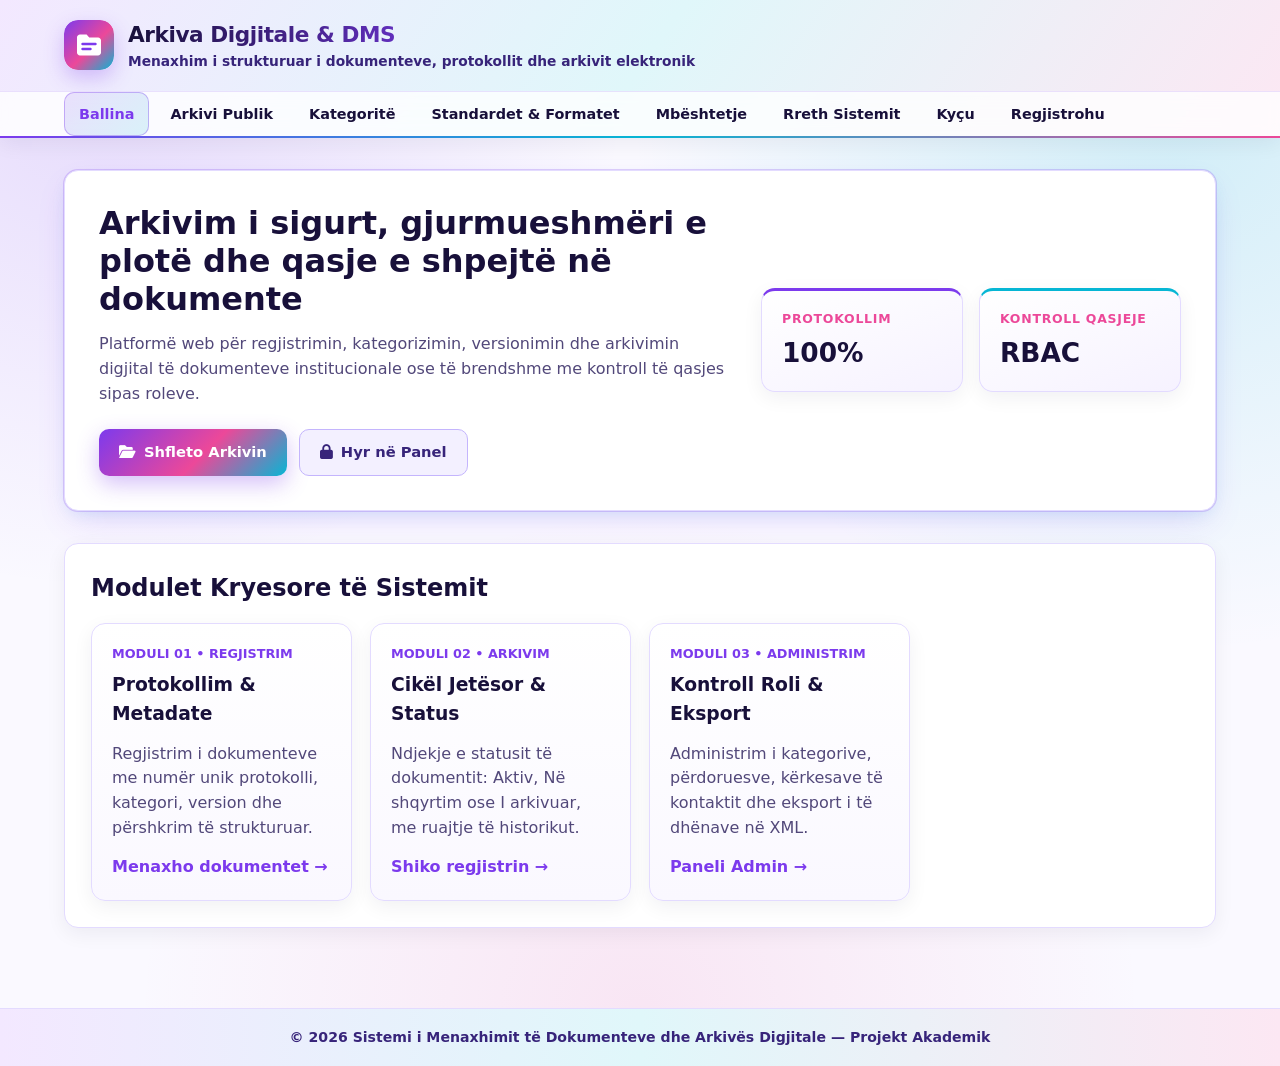
<file: index.html>
<!-- index.html -->
<!DOCTYPE html>
<html lang="sq">
<head>
    <meta charset="UTF-8">
    <meta name="viewport" content="width=device-width, initial-scale=1.0">
    <title>Sistemi i Menaxhimit të Dokumenteve &amp; Arkivës Digjitale</title>
    <link rel="shortcut icon" href="logo min.jpg" type="image/png">
    <link rel="stylesheet" href="style.css">
    <link rel="stylesheet" href="https://cdnjs.cloudflare.com/ajax/libs/font-awesome/6.0.0-beta3/css/all.min.css">
</head>
<body>
    <header class="site-header">
        <div class="header-top">
            <div class="brand-box">
                <svg class="brand-logo-svg" viewBox="0 0 50 50" fill="none" xmlns="http://www.w3.org/2000/svg" aria-hidden="true">
                    <defs>
                        <linearGradient id="dmsPrismGrad" x1="0" y1="0" x2="50" y2="50" gradientUnits="userSpaceOnUse">
                            <stop offset="0%" stop-color="#7c3aed"/>
                            <stop offset="55%" stop-color="#ec4899"/>
                            <stop offset="100%" stop-color="#06b6d4"/>
                        </linearGradient>
                    </defs>
                    <rect width="50" height="50" rx="14" fill="url(#dmsPrismGrad)"/>
                    <path d="M13 17.5C13 15.8431 14.3431 14.5 16 14.5H22.6L25.2 17.5H34C35.6569 17.5 37 18.8431 37 20.5V32.5C37 34.1569 35.6569 35.5 34 35.5H16C14.3431 35.5 13 34.1569 13 32.5V17.5Z" fill="#ffffff"/>
                    <path d="M18.5 24H31.5M18.5 29H26.5" stroke="#7c3aed" stroke-width="2.4" stroke-linecap="round"/>
                </svg>
                <div>
                    <div class="brand-title">Arkiva Digjitale &amp; DMS</div>
                    <div class="brand-subtitle">Menaxhim i strukturuar i dokumenteve, protokollit dhe arkivit elektronik</div>
                </div>
            </div>
        </div>
        <nav class="nav-bar">
            <ul>
                <li><a href="index.html" class="active">Ballina</a></li>
                <li><a href="katalogu.php">Arkivi Publik</a></li>
                <li><a href="menu.html">Kategoritë</a></li>
                <li><a href="galery.html">Standardet &amp; Formatet</a></li>
                <li><a href="Contact.html">Mbështetje</a></li>
                <li><a href="aboutUs.html">Rreth Sistemit</a></li>
                <li><a href="login.php">Kyçu</a></li>
                <li><a href="register.php">Regjistrohu</a></li>
            </ul>
        </nav>
    </header>

    <main>
        <section class="hero-card">
            <div>
                <h2>Arkivim i sigurt, gjurmueshmëri e plotë dhe qasje e shpejtë në dokumente</h2>
                <p>Platformë web për regjistrimin, kategorizimin, versionimin dhe arkivimin digjital të dokumenteve institucionale ose të brendshme me kontroll të qasjes sipas roleve.</p>
                <div class="hero-actions">
                    <a href="katalogu.php" class="btn-primary"><i class="fas fa-folder-open"></i> Shfleto Arkivin</a>
                    <a href="login.php" class="btn-secondary"><i class="fas fa-lock"></i> Hyr në Panel</a>
                </div>
            </div>
            <div class="stats-grid" style="margin-bottom: 0;">
                <div class="stat-tile">
                    <div class="stat-label">Protokollim</div>
                    <div class="stat-value">100%</div>
                </div>
                <div class="stat-tile">
                    <div class="stat-label">Kontroll Qasjeje</div>
                    <div class="stat-value">RBAC</div>
                </div>
            </div>
        </section>

        <section class="panel-card">
            <h2>Modulet Kryesore të Sistemit</h2>
            <div class="doc-grid">
                <div class="doc-card">
                    <div>
                        <div class="doc-meta">MODULI 01 • REGJISTRIM</div>
                        <h3>Protokollim &amp; Metadate</h3>
                        <p>Regjistrim i dokumenteve me numër unik protokolli, kategori, version dhe përshkrim të strukturuar.</p>
                    </div>
                    <a href="user_dashboard.php">Menaxho dokumentet →</a>
                </div>
                <div class="doc-card">
                    <div>
                        <div class="doc-meta">MODULI 02 • ARKIVIM</div>
                        <h3>Cikël Jetësor &amp; Status</h3>
                        <p>Ndjekje e statusit të dokumentit: Aktiv, Në shqyrtim ose I arkivuar, me ruajtje të historikut.</p>
                    </div>
                    <a href="katalogu.php">Shiko regjistrin →</a>
                </div>
                <div class="doc-card">
                    <div>
                        <div class="doc-meta">MODULI 03 • ADMINISTRIM</div>
                        <h3>Kontroll Roli &amp; Eksport</h3>
                        <p>Administrim i kategorive, përdoruesve, kërkesave të kontaktit dhe eksport i të dhënave në XML.</p>
                    </div>
                    <a href="admin_dashboard.php">Paneli Admin →</a>
                </div>
            </div>
        </section>
    </main>

    <footer class="site-footer">
        <p>&copy; 2026 Sistemi i Menaxhimit të Dokumenteve dhe Arkivës Digjitale — Projekt Akademik</p>
    </footer>
</body>
</html>
</file>
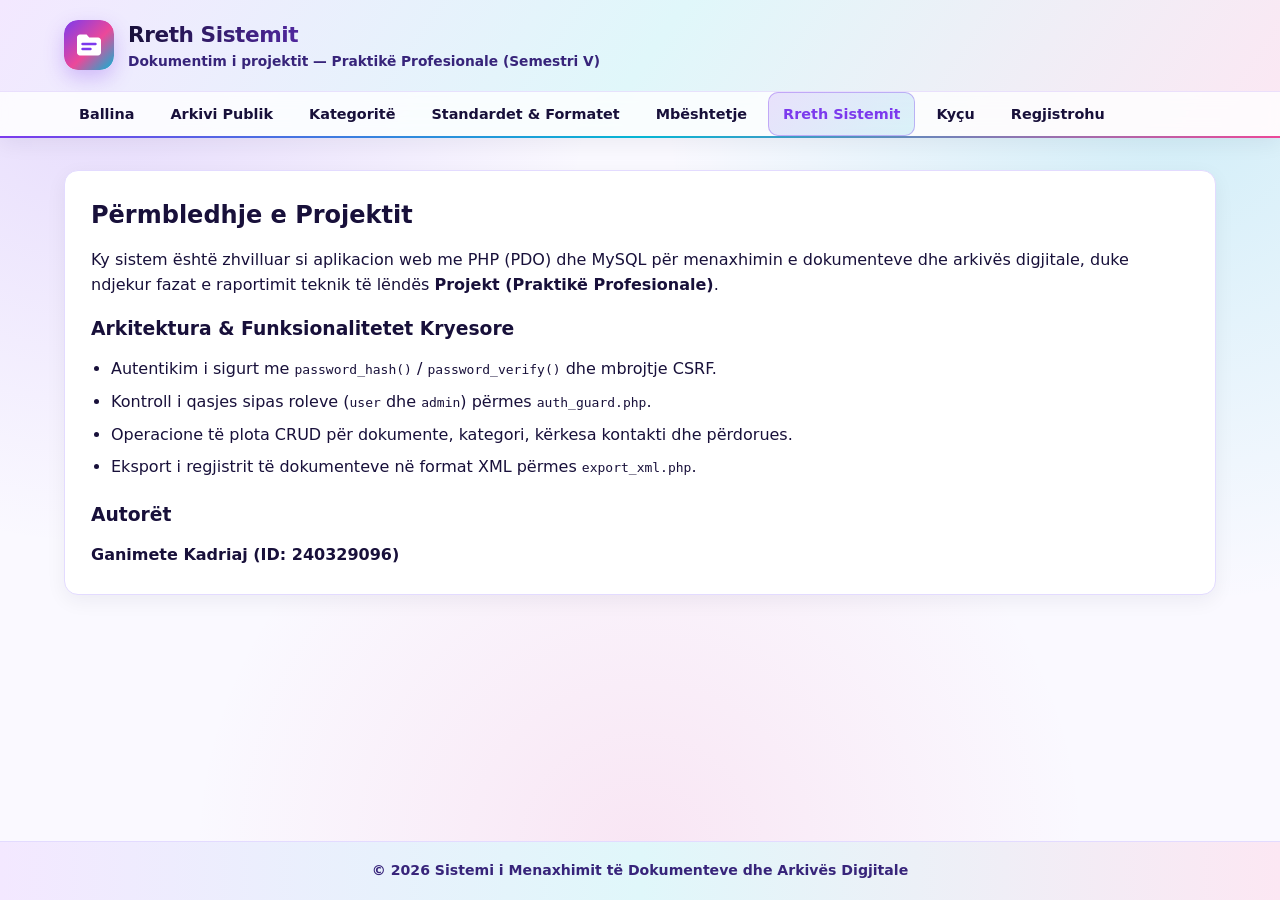
<file: aboutUs.html>
<!-- aboutUs.html -->
<!DOCTYPE html>
<html lang="sq">
<head>
    <meta charset="UTF-8">
    <meta name="viewport" content="width=device-width, initial-scale=1.0">
    <title>Rreth Sistemit - Arkiva Digjitale</title>
    <link rel="shortcut icon" href="logo min.jpg" type="image/png">
    <link rel="stylesheet" href="style.css">
</head>
<body>
    <header class="site-header">
        <div class="header-top">
            <div class="brand-box">
                <svg class="brand-logo-svg" viewBox="0 0 50 50" fill="none" xmlns="http://www.w3.org/2000/svg" aria-hidden="true">
                    <defs>
                        <linearGradient id="dmsPrismGrad" x1="0" y1="0" x2="50" y2="50" gradientUnits="userSpaceOnUse">
                            <stop offset="0%" stop-color="#7c3aed"/>
                            <stop offset="55%" stop-color="#ec4899"/>
                            <stop offset="100%" stop-color="#06b6d4"/>
                        </linearGradient>
                    </defs>
                    <rect width="50" height="50" rx="14" fill="url(#dmsPrismGrad)"/>
                    <path d="M13 17.5C13 15.8431 14.3431 14.5 16 14.5H22.6L25.2 17.5H34C35.6569 17.5 37 18.8431 37 20.5V32.5C37 34.1569 35.6569 35.5 34 35.5H16C14.3431 35.5 13 34.1569 13 32.5V17.5Z" fill="#ffffff"/>
                    <path d="M18.5 24H31.5M18.5 29H26.5" stroke="#7c3aed" stroke-width="2.4" stroke-linecap="round"/>
                </svg>
                <div>
                    <div class="brand-title">Rreth Sistemit</div>
                    <div class="brand-subtitle">Dokumentim i projektit — Praktikë Profesionale (Semestri V)</div>
                </div>
            </div>
        </div>
        <nav class="nav-bar">
            <ul>
                <li><a href="index.html">Ballina</a></li>
                <li><a href="katalogu.php">Arkivi Publik</a></li>
                <li><a href="menu.html">Kategoritë</a></li>
                <li><a href="galery.html">Standardet &amp; Formatet</a></li>
                <li><a href="Contact.html">Mbështetje</a></li>
                <li><a href="aboutUs.html" class="active">Rreth Sistemit</a></li>
                <li><a href="login.php">Kyçu</a></li>
                <li><a href="register.php">Regjistrohu</a></li>
            </ul>
        </nav>
    </header>

    <main>
        <section class="panel-card">
            <h2>Përmbledhje e Projektit</h2>
            <p style="margin-bottom: 16px;">Ky sistem është zhvilluar si aplikacion web me PHP (PDO) dhe MySQL për menaxhimin e dokumenteve dhe arkivës digjitale, duke ndjekur fazat e raportimit teknik të lëndës <strong>Projekt (Praktikë Profesionale)</strong>.</p>

            <h3>Arkitektura &amp; Funksionalitetet Kryesore</h3>
            <ul style="margin-left: 20px; display: grid; gap: 8px; margin-bottom: 20px;">
                <li>Autentikim i sigurt me <code>password_hash()</code> / <code>password_verify()</code> dhe mbrojtje CSRF.</li>
                <li>Kontroll i qasjes sipas roleve (<code>user</code> dhe <code>admin</code>) përmes <code>auth_guard.php</code>.</li>
                <li>Operacione të plota CRUD për dokumente, kategori, kërkesa kontakti dhe përdorues.</li>
                <li>Eksport i regjistrit të dokumenteve në format XML përmes <code>export_xml.php</code>.</li>
            </ul>

            <h3>Autorët</h3>
            <p><strong>Ganimete Kadriaj (ID: 240329096)</strong></p>
        </section>
    </main>

    <footer class="site-footer">
        <p>&copy; 2026 Sistemi i Menaxhimit të Dokumenteve dhe Arkivës Digjitale</p>
    </footer>
</body>
</html>
</file>
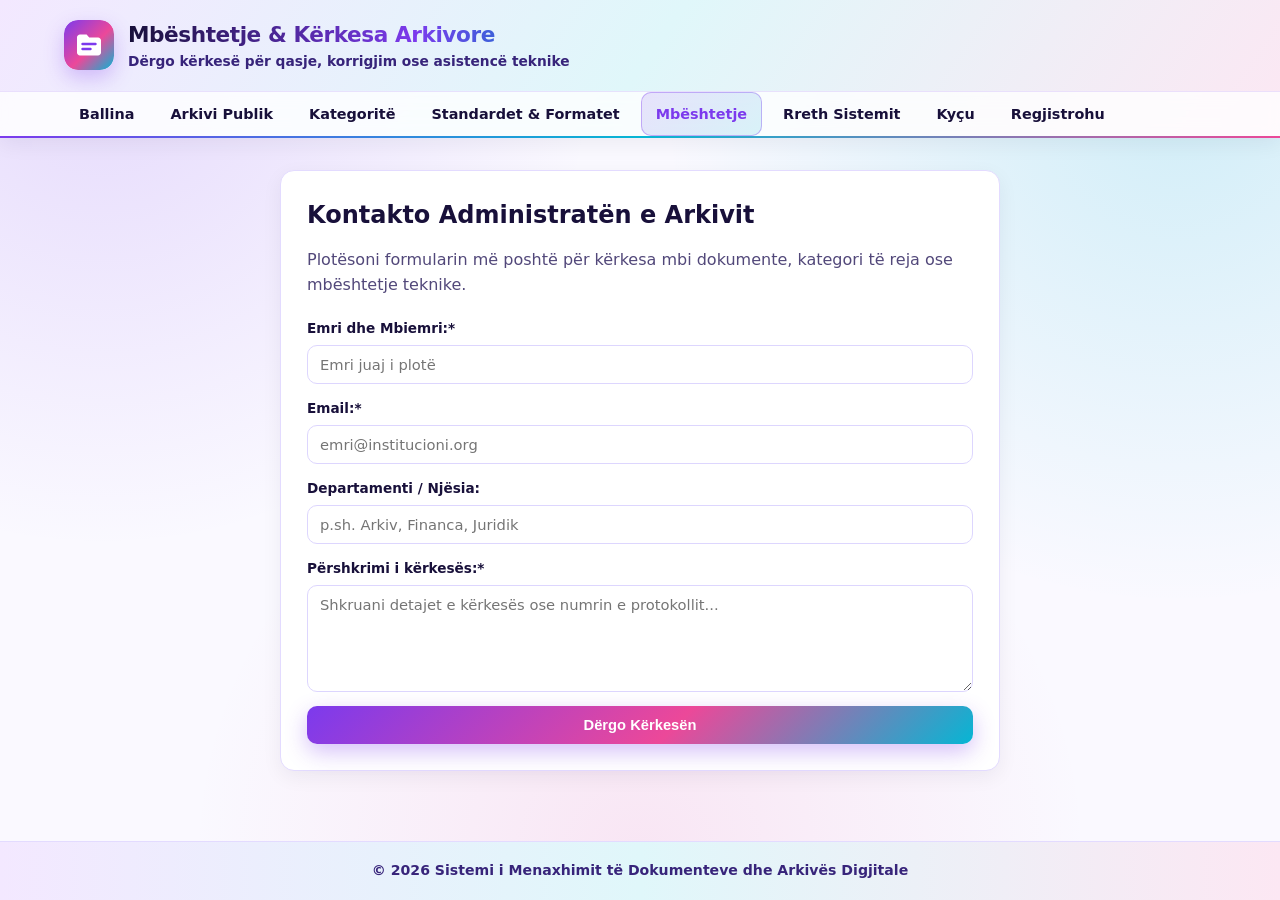
<file: contact.html>
<!-- Contact.html -->
<!DOCTYPE html>
<html lang="sq">
<head>
    <meta charset="UTF-8">
    <meta name="viewport" content="width=device-width, initial-scale=1.0">
    <title>Mbështetje &amp; Kontakt - Arkiva Digjitale</title>
    <link rel="shortcut icon" href="logo min.jpg" type="image/png">
    <link rel="stylesheet" href="style.css">
</head>
<body>
    <header class="site-header">
        <div class="header-top">
            <div class="brand-box">
                <svg class="brand-logo-svg" viewBox="0 0 50 50" fill="none" xmlns="http://www.w3.org/2000/svg" aria-hidden="true">
                    <defs>
                        <linearGradient id="dmsPrismGrad" x1="0" y1="0" x2="50" y2="50" gradientUnits="userSpaceOnUse">
                            <stop offset="0%" stop-color="#7c3aed"/>
                            <stop offset="55%" stop-color="#ec4899"/>
                            <stop offset="100%" stop-color="#06b6d4"/>
                        </linearGradient>
                    </defs>
                    <rect width="50" height="50" rx="14" fill="url(#dmsPrismGrad)"/>
                    <path d="M13 17.5C13 15.8431 14.3431 14.5 16 14.5H22.6L25.2 17.5H34C35.6569 17.5 37 18.8431 37 20.5V32.5C37 34.1569 35.6569 35.5 34 35.5H16C14.3431 35.5 13 34.1569 13 32.5V17.5Z" fill="#ffffff"/>
                    <path d="M18.5 24H31.5M18.5 29H26.5" stroke="#7c3aed" stroke-width="2.4" stroke-linecap="round"/>
                </svg>
                <div>
                    <div class="brand-title">Mbështetje &amp; Kërkesa Arkivore</div>
                    <div class="brand-subtitle">Dërgo kërkesë për qasje, korrigjim ose asistencë teknike</div>
                </div>
            </div>
        </div>
        <nav class="nav-bar">
            <ul>
                <li><a href="index.html">Ballina</a></li>
                <li><a href="katalogu.php">Arkivi Publik</a></li>
                <li><a href="menu.html">Kategoritë</a></li>
                <li><a href="galery.html">Standardet &amp; Formatet</a></li>
                <li><a href="Contact.html" class="active">Mbështetje</a></li>
                <li><a href="aboutUs.html">Rreth Sistemit</a></li>
                <li><a href="login.php">Kyçu</a></li>
                <li><a href="register.php">Regjistrohu</a></li>
            </ul>
        </nav>
    </header>

    <main>
        <section class="panel-card" style="max-width: 720px; margin: 0 auto;">
            <h2>Kontakto Administratën e Arkivit</h2>
            <p style="color: var(--text-muted); margin-bottom: 20px;">Plotësoni formularin më poshtë për kërkesa mbi dokumente, kategori të reja ose mbështetje teknike.</p>

            <form action="contact.php" method="post" class="form-grid" style="grid-template-columns: 1fr;">
                <div class="form-group">
                    <label for="name">Emri dhe Mbiemri:*</label>
                    <input type="text" id="name" name="name" placeholder="Emri juaj i plotë" required>
                </div>

                <div class="form-group">
                    <label for="email">Email:*</label>
                    <input type="email" id="email" name="email" placeholder="emri@institucioni.org" required>
                </div>

                <div class="form-group">
                    <label for="Informations">Departamenti / Njësia:</label>
                    <input type="text" id="Informations" name="Informations" placeholder="p.sh. Arkiv, Financa, Juridik">
                </div>

                <div class="form-group">
                    <label for="message">Përshkrimi i kërkesës:*</label>
                    <textarea id="message" name="message" rows="5" placeholder="Shkruani detajet e kërkesës ose numrin e protokollit..." required></textarea>
                </div>

                <button type="submit" class="btn-primary">Dërgo Kërkesën</button>
            </form>
        </section>
    </main>

    <footer class="site-footer">
        <p>&copy; 2026 Sistemi i Menaxhimit të Dokumenteve dhe Arkivës Digjitale</p>
    </footer>
</body>
</html>
</file>
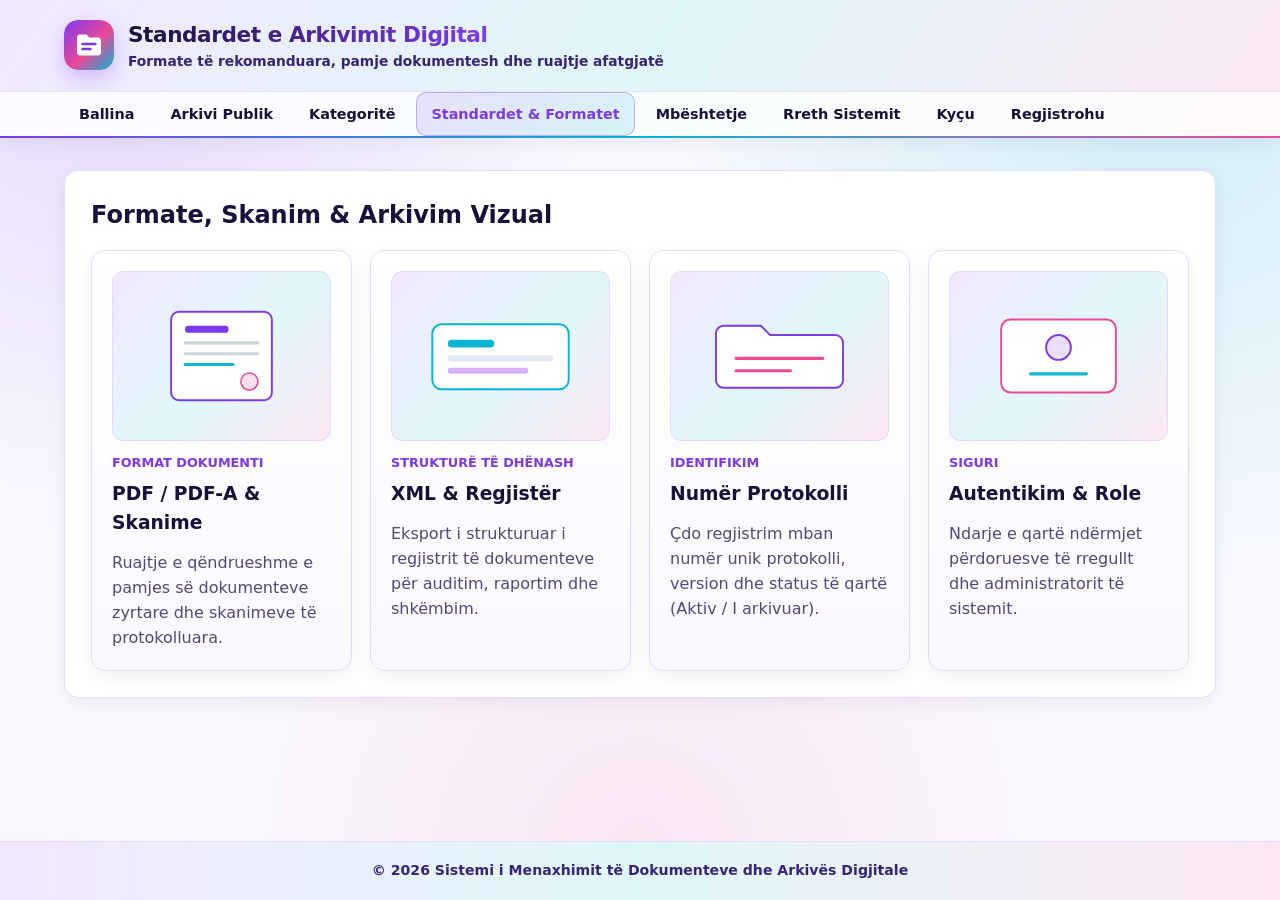
<file: galery.html>
<!-- galery.html -->
<!DOCTYPE html>
<html lang="sq">
<head>
    <meta charset="UTF-8">
    <meta name="viewport" content="width=device-width, initial-scale=1.0">
    <title>Standardet &amp; Formatet - Arkiva Digjitale</title>
    <link rel="shortcut icon" href="logo min.jpg" type="image/png">
    <link rel="stylesheet" href="style.css">
</head>
<body>
    <header class="site-header">
        <div class="header-top">
            <div class="brand-box">
                <svg class="brand-logo-svg" viewBox="0 0 50 50" fill="none" xmlns="http://www.w3.org/2000/svg" aria-hidden="true">
                    <defs>
                        <linearGradient id="dmsPrismGrad" x1="0" y1="0" x2="50" y2="50" gradientUnits="userSpaceOnUse">
                            <stop offset="0%" stop-color="#7c3aed"/>
                            <stop offset="55%" stop-color="#ec4899"/>
                            <stop offset="100%" stop-color="#06b6d4"/>
                        </linearGradient>
                    </defs>
                    <rect width="50" height="50" rx="14" fill="url(#dmsPrismGrad)"/>
                    <path d="M13 17.5C13 15.8431 14.3431 14.5 16 14.5H22.6L25.2 17.5H34C35.6569 17.5 37 18.8431 37 20.5V32.5C37 34.1569 35.6569 35.5 34 35.5H16C14.3431 35.5 13 34.1569 13 32.5V17.5Z" fill="#ffffff"/>
                    <path d="M18.5 24H31.5M18.5 29H26.5" stroke="#7c3aed" stroke-width="2.4" stroke-linecap="round"/>
                </svg>
                <div>
                    <div class="brand-title">Standardet e Arkivimit Digjital</div>
                    <div class="brand-subtitle">Formate të rekomanduara, pamje dokumentesh dhe ruajtje afatgjatë</div>
                </div>
            </div>
        </div>
        <nav class="nav-bar">
            <ul>
                <li><a href="index.html">Ballina</a></li>
                <li><a href="katalogu.php">Arkivi Publik</a></li>
                <li><a href="menu.html">Kategoritë</a></li>
                <li><a href="galery.html" class="active">Standardet &amp; Formatet</a></li>
                <li><a href="Contact.html">Mbështetje</a></li>
                <li><a href="aboutUs.html">Rreth Sistemit</a></li>
                <li><a href="login.php">Kyçu</a></li>
                <li><a href="register.php">Regjistrohu</a></li>
            </ul>
        </nav>
    </header>

    <main>
        <section class="panel-card">
            <h2>Formate, Skanim &amp; Arkivim Vizual</h2>
            <div class="doc-grid">
                <div class="doc-card">
                    <div>
                        <div class="visual-frame">
                            <svg viewBox="0 0 280 150" width="100%" height="100%" xmlns="http://www.w3.org/2000/svg">
                                <rect x="75" y="18" width="130" height="114" rx="10" fill="#ffffff" stroke="#7c3aed" stroke-width="2.5"/>
                                <rect x="93" y="36" width="56" height="9" rx="4" fill="#7c3aed"/>
                                <line x1="93" y1="58" x2="187" y2="58" stroke="#cbd5e1" stroke-width="4" stroke-linecap="round"/>
                                <line x1="93" y1="72" x2="187" y2="72" stroke="#cbd5e1" stroke-width="4" stroke-linecap="round"/>
                                <line x1="93" y1="86" x2="155" y2="86" stroke="#06b6d4" stroke-width="4" stroke-linecap="round"/>
                                <circle cx="176" cy="108" r="11" fill="#ec4899" fill-opacity="0.18" stroke="#ec4899" stroke-width="2"/>
                            </svg>
                        </div>
                        <div class="doc-meta">FORMAT DOKUMENTI</div>
                        <h3>PDF / PDF-A &amp; Skanime</h3>
                        <p>Ruajtje e qëndrueshme e pamjes së dokumenteve zyrtare dhe skanimeve të protokolluara.</p>
                    </div>
                </div>

                <div class="doc-card">
                    <div>
                        <div class="visual-frame">
                            <svg viewBox="0 0 280 150" width="100%" height="100%" xmlns="http://www.w3.org/2000/svg">
                                <rect x="52" y="34" width="176" height="84" rx="12" fill="#ffffff" stroke="#06b6d4" stroke-width="2.5"/>
                                <rect x="72" y="54" width="60" height="10" rx="5" fill="#06b6d4"/>
                                <rect x="72" y="74" width="136" height="8" rx="4" fill="#e2e8f0"/>
                                <rect x="72" y="90" width="104" height="8" rx="4" fill="#a855f7" fill-opacity="0.45"/>
                            </svg>
                        </div>
                        <div class="doc-meta">STRUKTURË TË DHËNASH</div>
                        <h3>XML &amp; Regjistër</h3>
                        <p>Eksport i strukturuar i regjistrit të dokumenteve për auditim, raportim dhe shkëmbim.</p>
                    </div>
                </div>

                <div class="doc-card">
                    <div>
                        <div class="visual-frame">
                            <svg viewBox="0 0 280 150" width="100%" height="100%" xmlns="http://www.w3.org/2000/svg">
                                <path d="M58 46C58 40.4772 62.4772 36 68 36H116L128 48H212C217.523 48 222 52.4772 222 58V106C222 111.523 217.523 116 212 116H68C62.4772 116 58 111.523 58 106V46Z" fill="#ffffff" stroke="#7c3aed" stroke-width="2.5"/>
                                <path d="M84 78H196M84 94H154" stroke="#ec4899" stroke-width="4" stroke-linecap="round"/>
                            </svg>
                        </div>
                        <div class="doc-meta">IDENTIFIKIM</div>
                        <h3>Numër Protokolli</h3>
                        <p>Çdo regjistrim mban numër unik protokolli, version dhe status të qartë (Aktiv / I arkivuar).</p>
                    </div>
                </div>

                <div class="doc-card">
                    <div>
                        <div class="visual-frame">
                            <svg viewBox="0 0 280 150" width="100%" height="100%" xmlns="http://www.w3.org/2000/svg">
                                <rect x="66" y="28" width="148" height="94" rx="12" fill="#ffffff" stroke="#ec4899" stroke-width="2.5"/>
                                <circle cx="140" cy="64" r="16" fill="#7c3aed" fill-opacity="0.16" stroke="#7c3aed" stroke-width="2.5"/>
                                <path d="M104 98H176" stroke="#06b6d4" stroke-width="4" stroke-linecap="round"/>
                            </svg>
                        </div>
                        <div class="doc-meta">SIGURI</div>
                        <h3>Autentikim &amp; Role</h3>
                        <p>Ndarje e qartë ndërmjet përdoruesve të rregullt dhe administratorit të sistemit.</p>
                    </div>
                </div>
            </div>
        </section>
    </main>

    <footer class="site-footer">
        <p>&copy; 2026 Sistemi i Menaxhimit të Dokumenteve dhe Arkivës Digjitale</p>
    </footer>
</body>
</html>
</file>
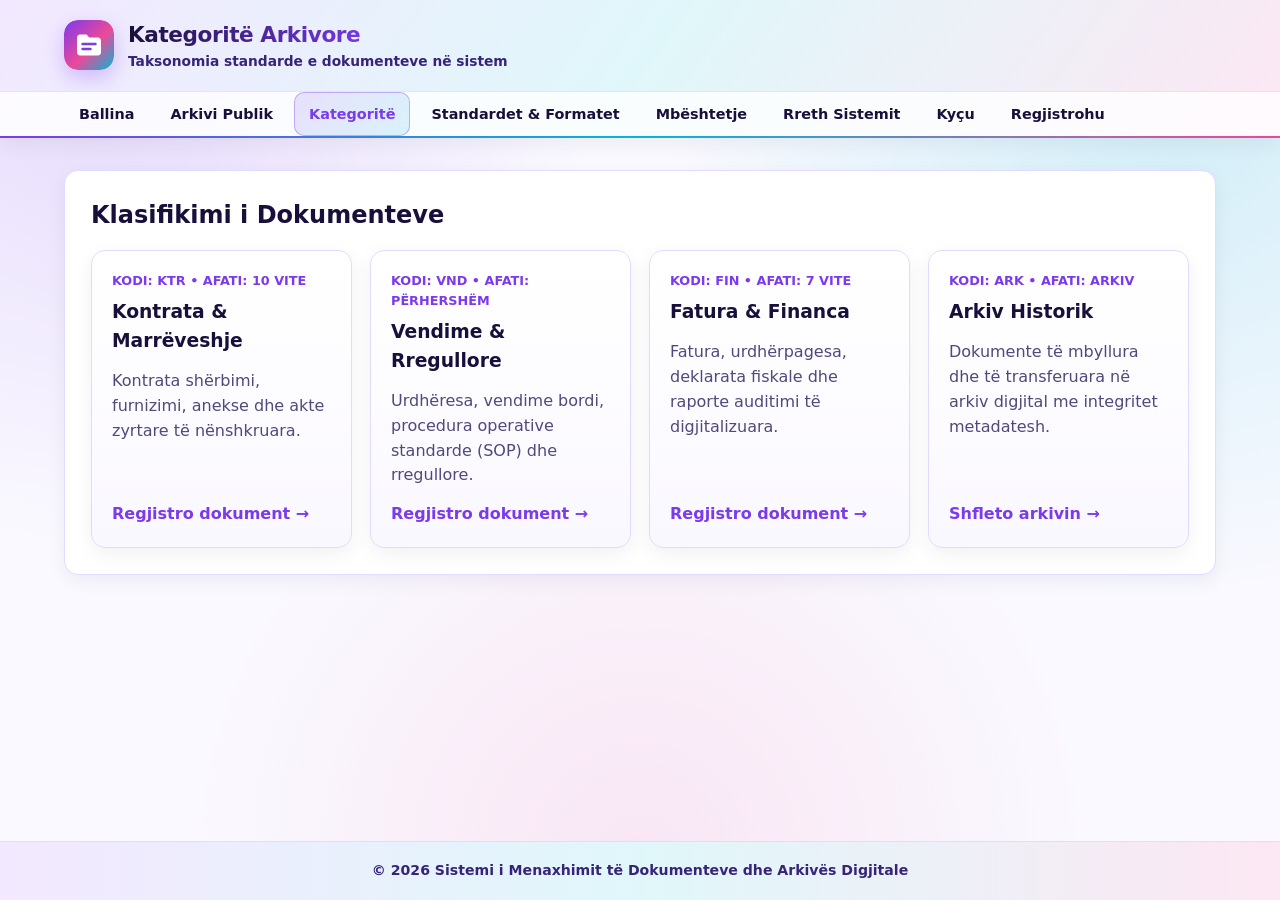
<file: menu.html>
<!-- menu.html -->
<!DOCTYPE html>
<html lang="sq">
<head>
    <meta charset="UTF-8">
    <meta name="viewport" content="width=device-width, initial-scale=1.0">
    <title>Kategoritë e Dokumenteve - Arkiva Digjitale</title>
    <link rel="shortcut icon" href="logo min.jpg" type="image/png">
    <link rel="stylesheet" href="style.css">
</head>
<body>
    <header class="site-header">
        <div class="header-top">
            <div class="brand-box">
                <svg class="brand-logo-svg" viewBox="0 0 50 50" fill="none" xmlns="http://www.w3.org/2000/svg" aria-hidden="true">
                    <defs>
                        <linearGradient id="dmsPrismGrad" x1="0" y1="0" x2="50" y2="50" gradientUnits="userSpaceOnUse">
                            <stop offset="0%" stop-color="#7c3aed"/>
                            <stop offset="55%" stop-color="#ec4899"/>
                            <stop offset="100%" stop-color="#06b6d4"/>
                        </linearGradient>
                    </defs>
                    <rect width="50" height="50" rx="14" fill="url(#dmsPrismGrad)"/>
                    <path d="M13 17.5C13 15.8431 14.3431 14.5 16 14.5H22.6L25.2 17.5H34C35.6569 17.5 37 18.8431 37 20.5V32.5C37 34.1569 35.6569 35.5 34 35.5H16C14.3431 35.5 13 34.1569 13 32.5V17.5Z" fill="#ffffff"/>
                    <path d="M18.5 24H31.5M18.5 29H26.5" stroke="#7c3aed" stroke-width="2.4" stroke-linecap="round"/>
                </svg>
                <div>
                    <div class="brand-title">Kategoritë Arkivore</div>
                    <div class="brand-subtitle">Taksonomia standarde e dokumenteve në sistem</div>
                </div>
            </div>
        </div>
        <nav class="nav-bar">
            <ul>
                <li><a href="index.html">Ballina</a></li>
                <li><a href="katalogu.php">Arkivi Publik</a></li>
                <li><a href="menu.html" class="active">Kategoritë</a></li>
                <li><a href="galery.html">Standardet &amp; Formatet</a></li>
                <li><a href="Contact.html">Mbështetje</a></li>
                <li><a href="aboutUs.html">Rreth Sistemit</a></li>
                <li><a href="login.php">Kyçu</a></li>
                <li><a href="register.php">Regjistrohu</a></li>
            </ul>
        </nav>
    </header>

    <main>
        <section class="panel-card">
            <h2>Klasifikimi i Dokumenteve</h2>
            <div class="doc-grid">
                <div class="doc-card">
                    <div>
                        <div class="doc-meta">KODI: KTR • AFATI: 10 VITE</div>
                        <h3>Kontrata &amp; Marrëveshje</h3>
                        <p>Kontrata shërbimi, furnizimi, anekse dhe akte zyrtare të nënshkruara.</p>
                    </div>
                    <a href="user_dashboard.php">Regjistro dokument →</a>
                </div>
                <div class="doc-card">
                    <div>
                        <div class="doc-meta">KODI: VND • AFATI: PËRHERSHËM</div>
                        <h3>Vendime &amp; Rregullore</h3>
                        <p>Urdhëresa, vendime bordi, procedura operative standarde (SOP) dhe rregullore.</p>
                    </div>
                    <a href="user_dashboard.php">Regjistro dokument →</a>
                </div>
                <div class="doc-card">
                    <div>
                        <div class="doc-meta">KODI: FIN • AFATI: 7 VITE</div>
                        <h3>Fatura &amp; Financa</h3>
                        <p>Fatura, urdhërpagesa, deklarata fiskale dhe raporte auditimi të digjitalizuara.</p>
                    </div>
                    <a href="user_dashboard.php">Regjistro dokument →</a>
                </div>
                <div class="doc-card">
                    <div>
                        <div class="doc-meta">KODI: ARK • AFATI: ARKIV</div>
                        <h3>Arkiv Historik</h3>
                        <p>Dokumente të mbyllura dhe të transferuara në arkiv digjital me integritet metadatesh.</p>
                    </div>
                    <a href="katalogu.php">Shfleto arkivin →</a>
                </div>
            </div>
        </section>
    </main>

    <footer class="site-footer">
        <p>&copy; 2026 Sistemi i Menaxhimit të Dokumenteve dhe Arkivës Digjitale</p>
    </footer>
</body>
</html>
</file>
<file: style.css>
/* style.css — Ekstrem i veçantë: Aurora Electric Violet + Hyper Cyan + Acid Lime mbi sfond të pastër kristal-bardhë */
:root {
    --bg-canvas: #faf9ff;
    --surface: #ffffff;
    --surface-soft: #f3f0ff;
    --primary: #18103a;
    --primary-600: #37247a;
    --violet-electric: #7c3aed;
    --magenta-pulse: #ec4899;
    --cyan-hyper: #06b6d4;
    --lime-acid: #84cc16;
    --text-main: #18103a;
    --text-muted: #52487a;
    --border: #e3dbff;
    --aurora-glow:
        0 0 0 1px rgba(124, 58, 237, 0.22),
        0 14px 34px -8px rgba(124, 58, 237, 0.18),
        0 6px 18px -6px rgba(6, 182, 212, 0.16);
    --success-bg: #ecfccb;
    --success-fg: #365314;
    --danger-bg: #ffe4e6;
    --danger-fg: #9f1239;
    --warning-bg: #fef3c7;
    --warning-fg: #92400e;
    --shadow-sm: 0 6px 20px rgba(24, 16, 58, 0.06);
    --radius: 14px;
}

* {
    margin: 0;
    padding: 0;
    box-sizing: border-box;
}

body {
    font-family: "Inter", "Segoe UI", system-ui, -apple-system, sans-serif;
    background-color: var(--bg-canvas);
    background-image:
        radial-gradient(circle at 8% 6%, rgba(124, 58, 237, 0.16), transparent 34%),
        radial-gradient(circle at 92% 10%, rgba(6, 182, 212, 0.17), transparent 36%),
        radial-gradient(circle at 50% 95%, rgba(236, 72, 153, 0.11), transparent 42%);
    color: var(--text-main);
    line-height: 1.55;
    min-height: 100vh;
    display: flex;
    flex-direction: column;
}

a {
    color: var(--violet-electric);
    font-weight: 600;
    text-decoration: none;
}

a:hover {
    color: var(--magenta-pulse);
    text-decoration: underline;
}

.site-header {
    background: linear-gradient(125deg, #f3e8ff 0%, #e0f7fa 50%, #fce7f3 100%);
    color: var(--primary);
    border-bottom: 2px solid transparent;
    border-image: linear-gradient(90deg, var(--violet-electric), var(--cyan-hyper), var(--magenta-pulse)) 1;
    box-shadow: var(--shadow-sm);
}

.header-top {
    max-width: 1200px;
    margin: 0 auto;
    padding: 18px 24px;
    display: flex;
    align-items: center;
    justify-content: space-between;
    gap: 20px;
    flex-wrap: wrap;
}

.brand-box {
    display: flex;
    align-items: center;
    gap: 14px;
}

.brand-logo-svg {
    width: 50px;
    height: 50px;
    border-radius: 14px;
    flex-shrink: 0;
    box-shadow: 0 8px 20px rgba(124, 58, 237, 0.28);
}

.brand-title {
    font-size: 1.35rem;
    font-weight: 800;
    letter-spacing: -0.02em;
    background: linear-gradient(90deg, #18103a 0%, #7c3aed 65%, #0284c7 100%);
    -webkit-background-clip: text;
    background-clip: text;
    color: transparent;
}

.brand-subtitle {
    font-size: 0.86rem;
    color: var(--primary-600);
    font-weight: 600;
}

.nav-bar {
    background: rgba(255, 255, 255, 0.78);
    backdrop-filter: blur(8px);
    border-top: 1px solid rgba(124, 58, 237, 0.14);
}

.nav-bar ul {
    max-width: 1200px;
    margin: 0 auto;
    padding: 0 24px;
    list-style: none;
    display: flex;
    align-items: center;
    flex-wrap: wrap;
    gap: 6px;
}

.nav-bar a {
    display: inline-block;
    padding: 11px 15px;
    color: var(--primary);
    font-size: 0.9rem;
    font-weight: 600;
    border-radius: 10px;
    transition: all 0.2s ease;
}

.nav-bar a:hover,
.nav-bar a.active {
    background: linear-gradient(135deg, rgba(124, 58, 237, 0.14), rgba(6, 182, 212, 0.14));
    color: var(--violet-electric);
    box-shadow: inset 0 0 0 1px rgba(124, 58, 237, 0.35);
    text-decoration: none;
}

main {
    flex: 1;
    width: 100%;
    max-width: 1200px;
    margin: 0 auto;
    padding: 32px 24px 56px;
}

.hero-card {
    background: var(--surface);
    border: 1px solid var(--border);
    border-radius: var(--radius);
    padding: 34px;
    box-shadow: var(--aurora-glow);
    display: grid;
    grid-template-columns: 1.5fr 1fr;
    gap: 32px;
    align-items: center;
    margin-bottom: 32px;
}

.hero-card h2 {
    font-size: 2rem;
    line-height: 1.18;
    color: var(--primary);
    margin-bottom: 14px;
}

.hero-card p {
    color: var(--text-muted);
    font-size: 1rem;
    margin-bottom: 22px;
}

.hero-actions {
    display: flex;
    gap: 12px;
    flex-wrap: wrap;
}

.btn-primary {
    display: inline-flex;
    align-items: center;
    justify-content: center;
    gap: 8px;
    padding: 11px 20px;
    border-radius: 10px;
    border: none;
    background: linear-gradient(135deg, #7c3aed 0%, #ec4899 55%, #06b6d4 100%);
    color: #ffffff;
    font-size: 0.92rem;
    font-weight: 700;
    cursor: pointer;
    box-shadow: 0 8px 22px rgba(124, 58, 237, 0.32);
    transition: transform 0.18s ease, box-shadow 0.2s ease, filter 0.2s ease;
}

.btn-primary:hover {
    transform: translateY(-1px);
    filter: brightness(1.06);
    box-shadow: 0 10px 26px rgba(236, 72, 153, 0.36);
    color: #ffffff;
    text-decoration: none;
}

.btn-secondary {
    display: inline-flex;
    align-items: center;
    justify-content: center;
    gap: 8px;
    padding: 11px 20px;
    border-radius: 10px;
    border: 1.5px solid #c4b5fd;
    background: var(--surface-soft);
    color: var(--primary-600);
    font-size: 0.92rem;
    font-weight: 700;
    cursor: pointer;
    transition: all 0.2s ease;
}

.btn-secondary:hover {
    background: #e0f2fe;
    border-color: var(--cyan-hyper);
    color: #0369a1;
    text-decoration: none;
}

.stats-grid {
    display: grid;
    grid-template-columns: repeat(auto-fit, minmax(190px, 1fr));
    gap: 16px;
    margin-bottom: 28px;
}

.stat-tile {
    background: linear-gradient(160deg, #ffffff 0%, #f6f2ff 100%);
    border: 1px solid var(--border);
    border-top: 3px solid var(--violet-electric);
    border-radius: var(--radius);
    padding: 18px 20px;
    box-shadow: var(--shadow-sm);
}

.stat-tile:nth-child(2) {
    border-top-color: var(--cyan-hyper);
}

.stat-label {
    font-size: 0.78rem;
    text-transform: uppercase;
    letter-spacing: 0.06em;
    color: var(--magenta-pulse);
    font-weight: 800;
}

.stat-value {
    font-size: 1.65rem;
    font-weight: 800;
    color: var(--primary);
    margin-top: 4px;
}

.panel-card {
    background: var(--surface);
    border: 1px solid var(--border);
    border-radius: var(--radius);
    padding: 26px;
    box-shadow: var(--shadow-sm);
    margin-bottom: 24px;
}

.panel-card h2,
.panel-card h3 {
    color: var(--primary);
    margin-bottom: 14px;
}

.doc-grid {
    display: grid;
    grid-template-columns: repeat(auto-fill, minmax(255px, 1fr));
    gap: 18px;
    margin-top: 16px;
}

.doc-card {
    background: linear-gradient(180deg, #ffffff 0%, #faf8ff 100%);
    border: 1px solid var(--border);
    border-radius: var(--radius);
    padding: 20px;
    box-shadow: var(--shadow-sm);
    display: flex;
    flex-direction: column;
    justify-content: space-between;
    gap: 14px;
    transition: transform 0.2s ease, box-shadow 0.2s ease, border-color 0.2s ease;
}

.doc-card:hover {
    transform: translateY(-3px);
    box-shadow: var(--aurora-glow);
    border-color: var(--violet-electric);
}

.doc-card p {
    color: var(--text-muted);
}

.doc-meta {
    font-size: 0.8rem;
    color: var(--violet-electric);
    font-weight: 700;
    margin-bottom: 6px;
}

.badge {
    display: inline-block;
    padding: 4px 11px;
    border-radius: 999px;
    font-size: 0.78rem;
    font-weight: 700;
}

.badge-active {
    background: var(--success-bg);
    color: var(--success-fg);
    border: 1px solid #bef264;
}

.badge-review {
    background: var(--warning-bg);
    color: var(--warning-fg);
    border: 1px solid #fde68a;
}

.badge-archived {
    background: #e0f2fe;
    color: #0369a1;
    border: 1px solid #7dd3fc;
}

.alert-ok {
    background: var(--success-bg);
    color: var(--success-fg);
    border: 1px solid #a3e635;
    padding: 12px 16px;
    border-radius: 10px;
    margin-bottom: 18px;
    font-weight: 600;
}

.alert-err {
    background: var(--danger-bg);
    color: var(--danger-fg);
    border: 1px solid #fda4af;
    padding: 12px 16px;
    border-radius: 10px;
    margin-bottom: 18px;
    font-weight: 600;
}

table {
    width: 100%;
    border-collapse: collapse;
    margin-top: 12px;
}

th, td {
    padding: 11px 12px;
    border-bottom: 1px solid var(--border);
    text-align: left;
    font-size: 0.9rem;
}

th {
    background: var(--surface-soft);
    color: var(--primary-600);
    font-weight: 700;
}

.form-grid {
    display: grid;
    grid-template-columns: repeat(auto-fit, minmax(200px, 1fr));
    gap: 14px;
    align-items: end;
}

.form-group {
    display: flex;
    flex-direction: column;
    gap: 6px;
}

.form-group label {
    font-size: 0.85rem;
    font-weight: 700;
    color: var(--primary);
}

.form-group input,
.form-group select,
.form-group textarea {
    width: 100%;
    padding: 10px 12px;
    border: 1.5px solid #ddd6fe;
    border-radius: 10px;
    font-size: 0.92rem;
    font-family: inherit;
    background: #ffffff;
    color: var(--text-main);
}

.form-group input:focus,
.form-group select:focus,
.form-group textarea:focus {
    outline: 3px solid rgba(124, 58, 237, 0.18);
    border-color: var(--violet-electric);
}

.site-footer {
    background: linear-gradient(90deg, #f3e8ff 0%, #e0f7fa 50%, #fce7f3 100%);
    color: var(--primary-600);
    border-top: 1px solid var(--border);
    text-align: center;
    padding: 18px 24px;
    font-size: 0.88rem;
    font-weight: 600;
}

@media (max-width: 820px) {
    .hero-card {
        grid-template-columns: 1fr;
        padding: 24px;
    }
}

.doc-thumb {
    width: 100%;
    height: 165px;
    object-fit: cover;
    border-radius: 10px;
    border: 1px solid var(--border);
    margin-bottom: 10px;
    background: var(--surface-soft);
}

.doc-thumb-sm {
    width: 54px;
    height: 40px;
    object-fit: cover;
    border-radius: 7px;
    border: 1px solid var(--border);
    vertical-align: middle;
}

.visual-frame {
    width: 100%;
    height: 170px;
    border-radius: 11px;
    border: 1px solid var(--border);
    overflow: hidden;
    background: linear-gradient(135deg, #f3e8ff 0%, #e0f7fa 55%, #fce7f3 100%);
    display: flex;
    align-items: center;
    justify-content: center;
    margin-bottom: 12px;
}

.visual-frame img {
    width: 100%;
    height: 100%;
    object-fit: cover;
}
</file>
